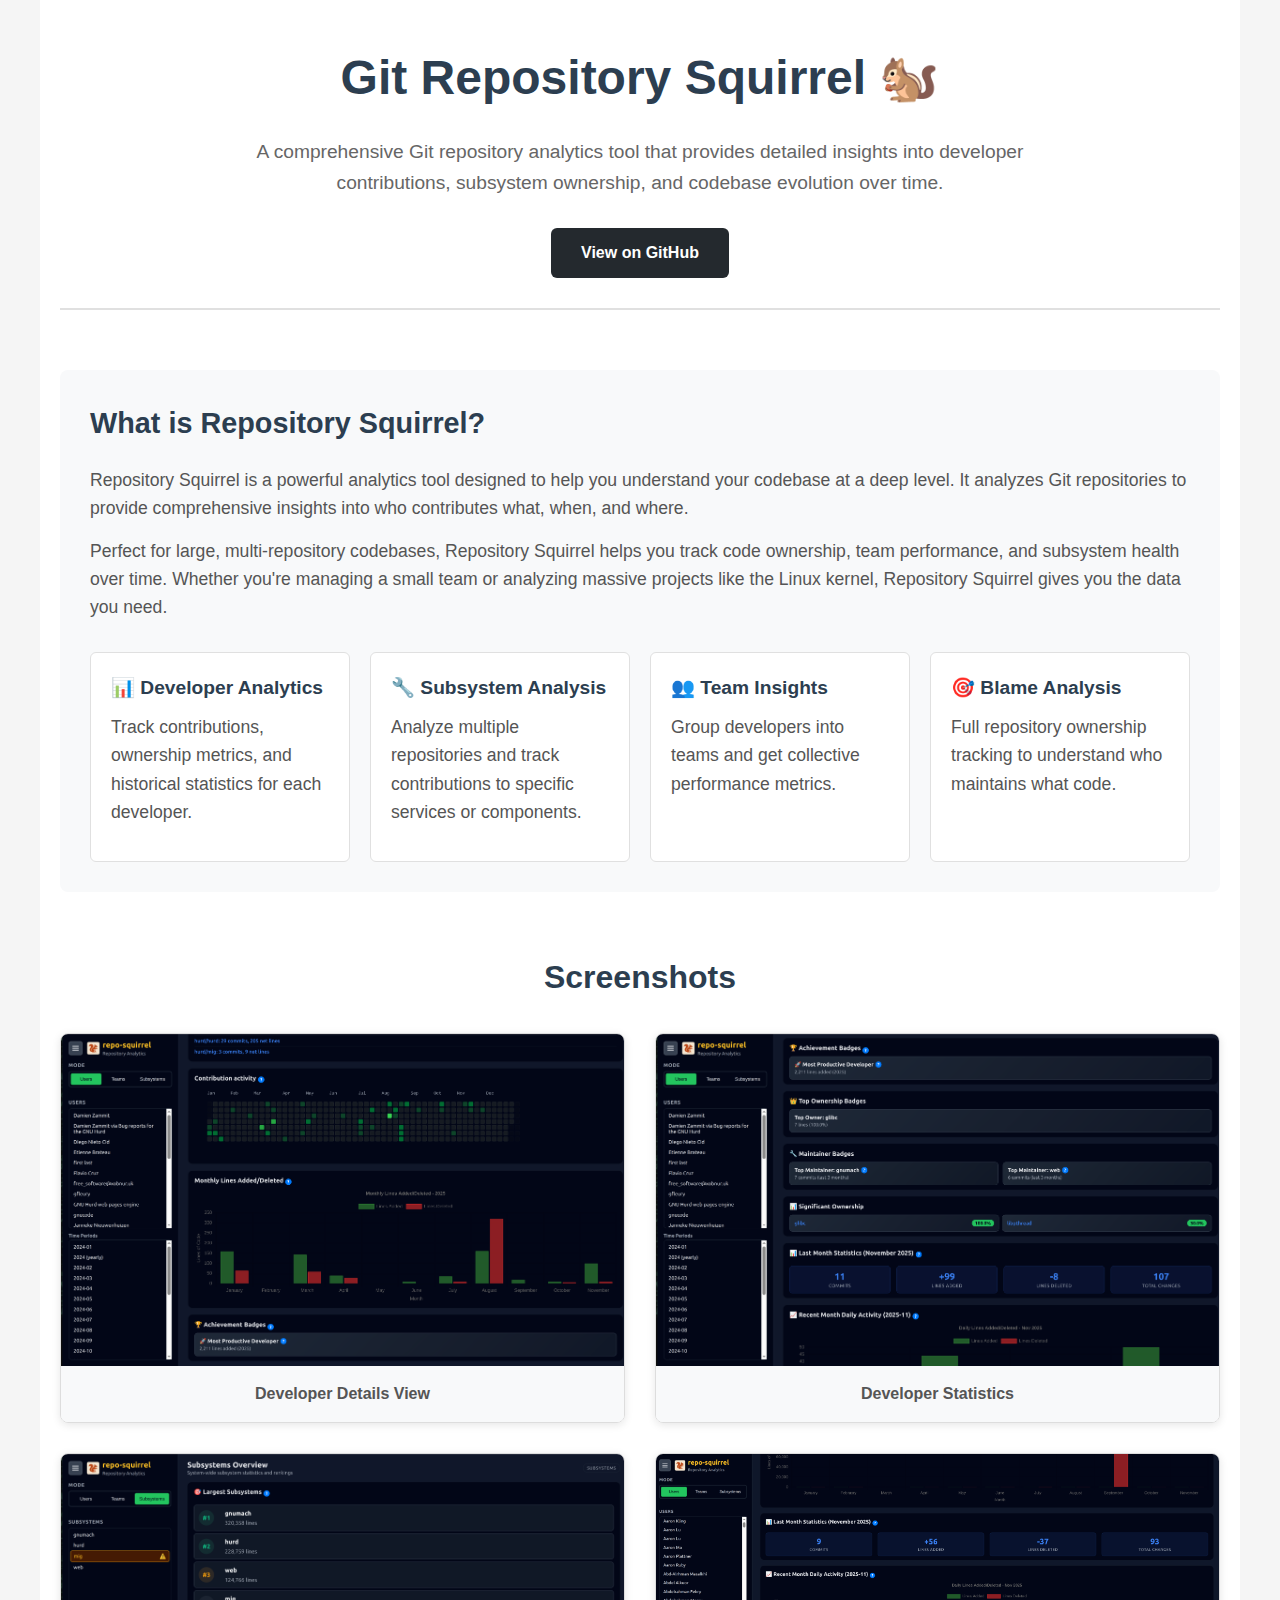
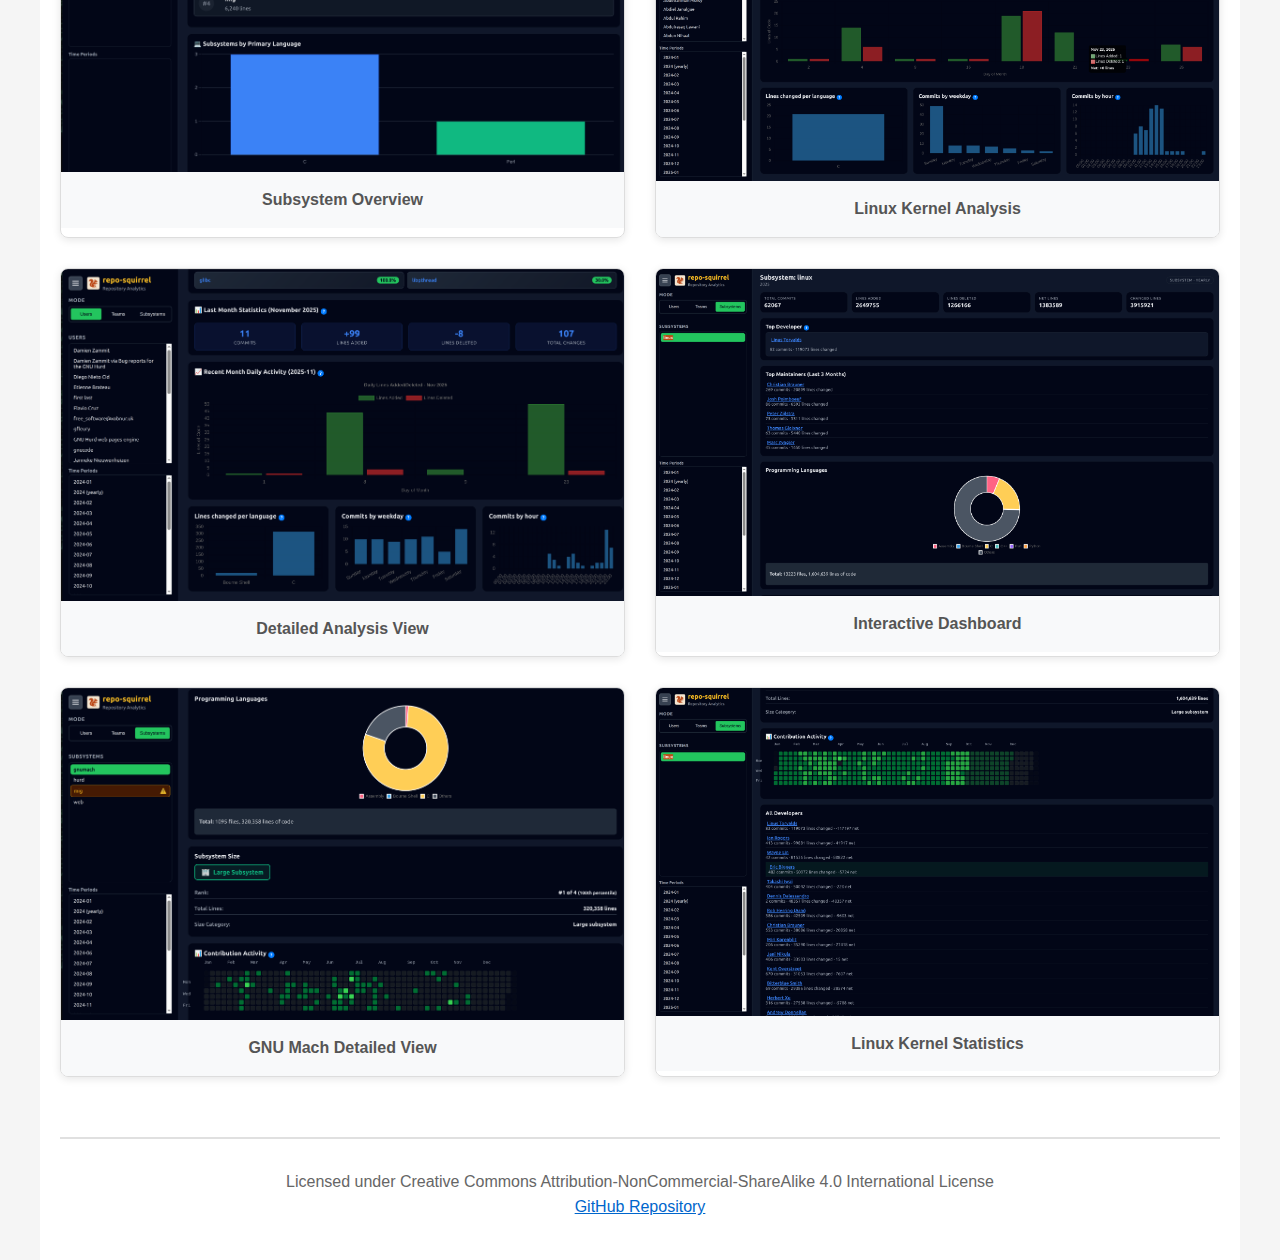
<file: docs/index.html>
<!DOCTYPE html>
<html lang="en">
<head>
    <meta charset="UTF-8">
    <meta name="viewport" content="width=device-width, initial-scale=1.0">
    <title>Git Repository Squirrel 🐿️</title>
    <style>
        * {
            margin: 0;
            padding: 0;
            box-sizing: border-box;
        }
        
        body {
            font-family: -apple-system, BlinkMacSystemFont, 'Segoe UI', Roboto, 'Helvetica Neue', Arial, sans-serif;
            line-height: 1.6;
            color: #333;
            background: #f5f5f5;
        }
        
        .container {
            max-width: 1200px;
            margin: 0 auto;
            padding: 40px 20px;
            background: white;
            min-height: 100vh;
        }
        
        header {
            text-align: center;
            margin-bottom: 60px;
            padding-bottom: 30px;
            border-bottom: 2px solid #e0e0e0;
        }
        
        h1 {
            font-size: 3em;
            margin-bottom: 20px;
            color: #2c3e50;
        }
        
        .subtitle {
            font-size: 1.2em;
            color: #666;
            margin-bottom: 30px;
            max-width: 800px;
            margin-left: auto;
            margin-right: auto;
        }
        
        .github-link {
            display: inline-block;
            padding: 12px 30px;
            background: #24292e;
            color: white;
            text-decoration: none;
            border-radius: 6px;
            font-weight: 600;
            transition: background 0.3s;
        }
        
        .github-link:hover {
            background: #000;
        }
        
        .description {
            margin-bottom: 60px;
            padding: 30px;
            background: #f8f9fa;
            border-radius: 8px;
        }
        
        .description h2 {
            color: #2c3e50;
            margin-bottom: 20px;
            font-size: 1.8em;
        }
        
        .description p {
            font-size: 1.1em;
            color: #555;
            margin-bottom: 15px;
        }
        
        .features {
            display: grid;
            grid-template-columns: repeat(auto-fit, minmax(250px, 1fr));
            gap: 20px;
            margin-top: 30px;
        }
        
        .feature {
            padding: 20px;
            background: white;
            border: 1px solid #e0e0e0;
            border-radius: 6px;
        }
        
        .feature h3 {
            color: #2c3e50;
            margin-bottom: 10px;
            font-size: 1.2em;
        }
        
        .screenshots {
            margin-top: 40px;
        }
        
        .screenshots h2 {
            color: #2c3e50;
            margin-bottom: 30px;
            font-size: 2em;
            text-align: center;
        }
        
        .screenshot-grid {
            display: grid;
            grid-template-columns: repeat(auto-fit, minmax(400px, 1fr));
            gap: 30px;
        }
        
        .screenshot {
            border: 1px solid #ddd;
            border-radius: 8px;
            overflow: hidden;
            box-shadow: 0 2px 8px rgba(0,0,0,0.1);
            transition: transform 0.3s, box-shadow 0.3s;
        }
        
        .screenshot:hover {
            transform: translateY(-5px);
            box-shadow: 0 4px 16px rgba(0,0,0,0.15);
        }
        
        .screenshot img {
            width: 100%;
            height: auto;
            display: block;
        }
        
        .screenshot-caption {
            padding: 15px;
            background: #f8f9fa;
            font-weight: 600;
            color: #555;
            text-align: center;
        }
        
        footer {
            margin-top: 60px;
            padding-top: 30px;
            border-top: 2px solid #e0e0e0;
            text-align: center;
            color: #666;
        }
        
        @media (max-width: 768px) {
            h1 {
                font-size: 2em;
            }
            
            .screenshot-grid {
                grid-template-columns: 1fr;
            }
        }
    </style>
</head>
<body>
    <div class="container">
        <header>
            <h1>Git Repository Squirrel 🐿️</h1>
            <p class="subtitle">A comprehensive Git repository analytics tool that provides detailed insights into developer contributions, subsystem ownership, and codebase evolution over time.</p>
            <a href="https://github.com/reposquirrel/reposquirrel" class="github-link" target="_blank">View on GitHub</a>
        </header>
        
        <section class="description">
            <h2>What is Repository Squirrel?</h2>
            <p>Repository Squirrel is a powerful analytics tool designed to help you understand your codebase at a deep level. It analyzes Git repositories to provide comprehensive insights into who contributes what, when, and where.</p>
            
            <p>Perfect for large, multi-repository codebases, Repository Squirrel helps you track code ownership, team performance, and subsystem health over time. Whether you're managing a small team or analyzing massive projects like the Linux kernel, Repository Squirrel gives you the data you need.</p>
            
            <div class="features">
                <div class="feature">
                    <h3>📊 Developer Analytics</h3>
                    <p>Track contributions, ownership metrics, and historical statistics for each developer.</p>
                </div>
                <div class="feature">
                    <h3>🔧 Subsystem Analysis</h3>
                    <p>Analyze multiple repositories and track contributions to specific services or components.</p>
                </div>
                <div class="feature">
                    <h3>👥 Team Insights</h3>
                    <p>Group developers into teams and get collective performance metrics.</p>
                </div>
                <div class="feature">
                    <h3>🎯 Blame Analysis</h3>
                    <p>Full repository ownership tracking to understand who maintains what code.</p>
                </div>
            </div>
        </section>
        
        <section class="screenshots">
            <h2>Screenshots</h2>
            <div class="screenshot-grid">
                <div class="screenshot">
                    <img src="/screenshots/developer_details.png" alt="Developer Details">
                    <div class="screenshot-caption">Developer Details View</div>
                </div>
                <div class="screenshot">
                    <img src="/screenshots/developer_details_2.png" alt="Developer Statistics">
                    <div class="screenshot-caption">Developer Statistics</div>
                </div>
                <div class="screenshot">
                    <img src="/screenshots/hurd_subsystem_overview.png" alt="Subsystem Overview">
                    <div class="screenshot-caption">Subsystem Overview</div>
                </div>
                <div class="screenshot">
                    <img src="/screenshots/linux_kernel1.png" alt="Linux Kernel Analysis">
                    <div class="screenshot-caption">Linux Kernel Analysis</div>
                </div>
                <div class="screenshot">
                    <img src="/screenshots/developers_details_3.png" alt="Detailed Analysis">
                    <div class="screenshot-caption">Detailed Analysis View</div>
                </div>
                <div class="screenshot">
                    <img src="/screenshots/linux_kernel2.png" alt="Linux Kernel Dashboard">
                    <div class="screenshot-caption">Interactive Dashboard</div>
                </div>
                <div class="screenshot">
                    <img src="/screenshots/hurd_gnumach_details.png" alt="GNU Mach Details">
                    <div class="screenshot-caption">GNU Mach Detailed View</div>
                </div>
                <div class="screenshot">
                    <img src="/screenshots/linux_kernel3.png" alt="Linux Kernel Stats">
                    <div class="screenshot-caption">Linux Kernel Statistics</div>
                </div>
            </div>
        </section>
        
        <footer>
            <p>Licensed under Creative Commons Attribution-NonCommercial-ShareAlike 4.0 International License</p>
            <p><a href="https://github.com/reposquirrel/reposquirrel" style="color: #0066cc;">GitHub Repository</a></p>
        </footer>
    </div>
</body>
</html>
</file>
